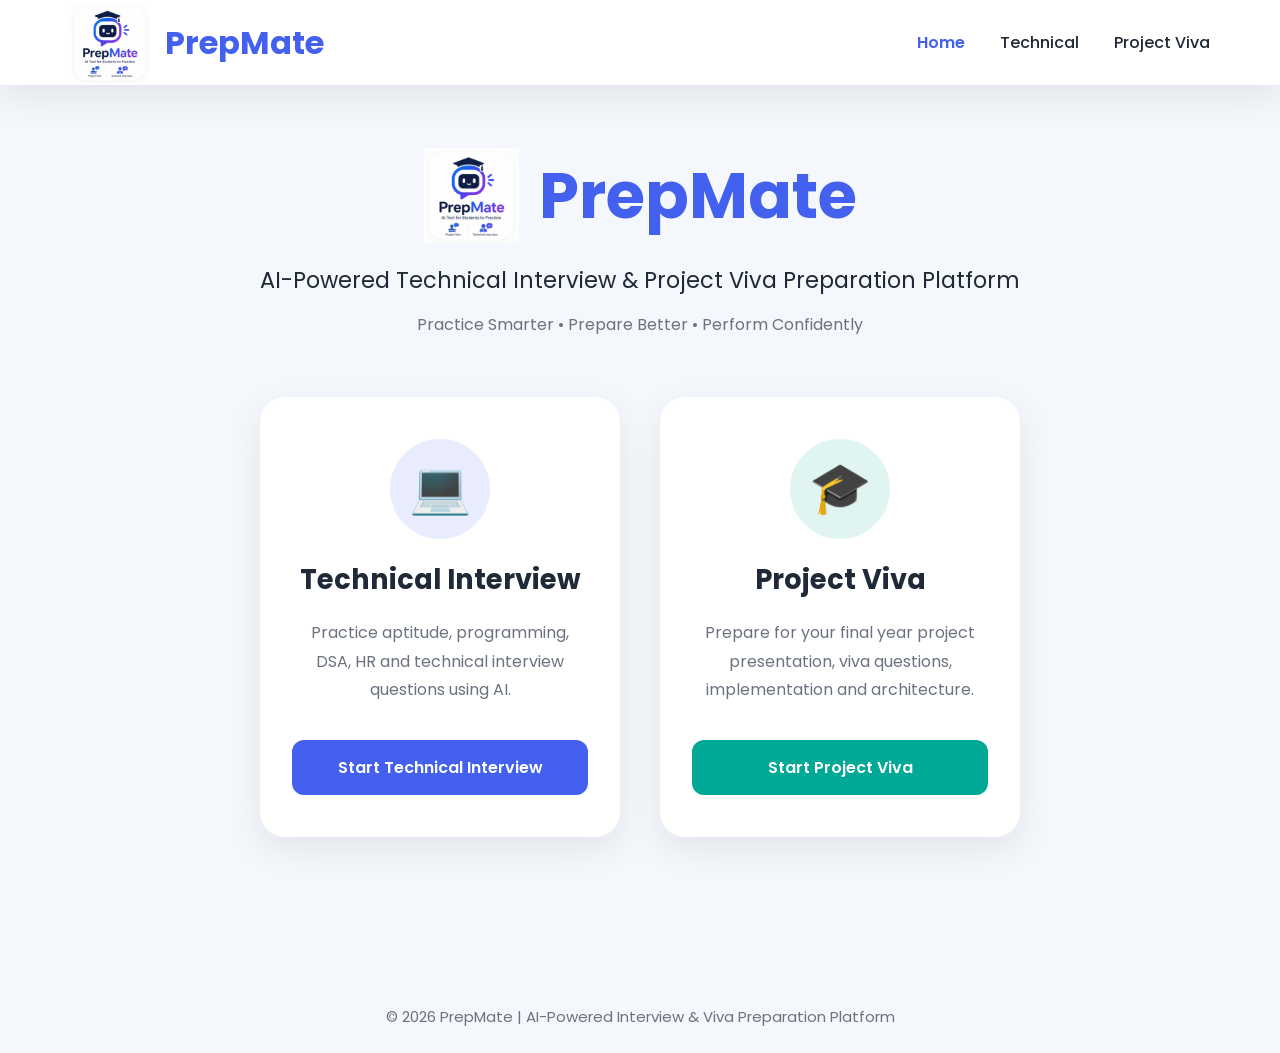
<file: src/index.html>
<!DOCTYPE html>
<html lang="en">

<head>

    <meta charset="UTF-8">

    <meta name="viewport"
          content="width=device-width, initial-scale=1.0">

    <title>PrepMate | AI Interview Preparation</title>

    <!-- Google Font -->

    <link rel="preconnect"
          href="https://fonts.googleapis.com">

    <link rel="preconnect"
          href="https://fonts.gstatic.com"
          crossorigin>

    <link href="https://fonts.googleapis.com/css2?family=Poppins:wght@300;400;500;600;700&display=swap"
          rel="stylesheet">


    <!-- CSS -->

    <link rel="stylesheet" href="css/home.css">


</head>

<body>



    <!-- ===========================================
                    NAVIGATION BAR
    ============================================ -->

    <header class="navbar">

        <div class="brand">

            <img src="images/Prepmate_logo.png"
                 alt="PrepMate Logo"
                 class="logo">

            <h1>

                PrepMate

            </h1>

        </div>



        <nav>

            <ul>

                <li>

                    <a href="index.html"
                       class="active">

                        Home

                    </a>

                </li>

                <li>

                    <a href="technical.html">

                        Technical

                    </a>

                </li>

                <li>

                    <a href="viva.html">

                        Project Viva

                    </a>

                </li>

            </ul>

        </nav>

    </header>



    <!-- ===========================================
                    HERO SECTION
    ============================================ -->

    <main class="hero">

        <section class="hero-content">



            <!-- Logo + Name -->

            <div class="title-row">

                <img src="images/Prepmate_logo.png"
                     alt="PrepMate Logo"
                     class="hero-logo">

                <h2>

                    PrepMate

                </h2>

            </div>



            <!-- Description -->

            <p class="description">

                AI-Powered Technical Interview &
                Project Viva Preparation Platform

            </p>



            <p class="tagline">

                Practice Smarter • Prepare Better • Perform Confidently

            </p>
         <!-- ===========================================
                    MODE SELECTION CARDS
            ============================================ -->

            <section class="mode-selection">

                <!-- Technical Card -->

                <div class="mode-card technical-card">

                    <div class="mode-icon">

                        💻

                    </div>

                    <h3>

                        Technical Interview

                    </h3>

                    <p>

                        Practice aptitude, programming,
                        DSA, HR and technical interview
                        questions using AI.

                    </p>

                    <a href="technical.html"
                       class="mode-btn technical-btn">

                        Start Technical Interview

                    </a>

                </div>



                <!-- Project Viva Card -->

                <div class="mode-card viva-card">

                    <div class="mode-icon">

                        🎓

                    </div>

                    <h3>

                        Project Viva

                    </h3>

                    <p>

                        Prepare for your final year project
                        presentation, viva questions,
                        implementation and architecture.

                    </p>

                    <a href="viva.html"
                       class="mode-btn viva-btn">

                        Start Project Viva

                    </a>

                </div>

            </section>

        </section>

    </main>



    <!-- ===========================================
                    FOOTER
    ============================================ -->

    <footer>

        <p>

            © 2026 PrepMate |
            AI-Powered Interview & Viva Preparation Platform

        </p>

    </footer>



    <!-- ===========================================
                    JAVASCRIPT
    ============================================ -->

    <script src="js/config.js"></script>

    <script src="js/ui.js"></script>

    <script src="js/app.js"></script>

</body>

</html>
</file>
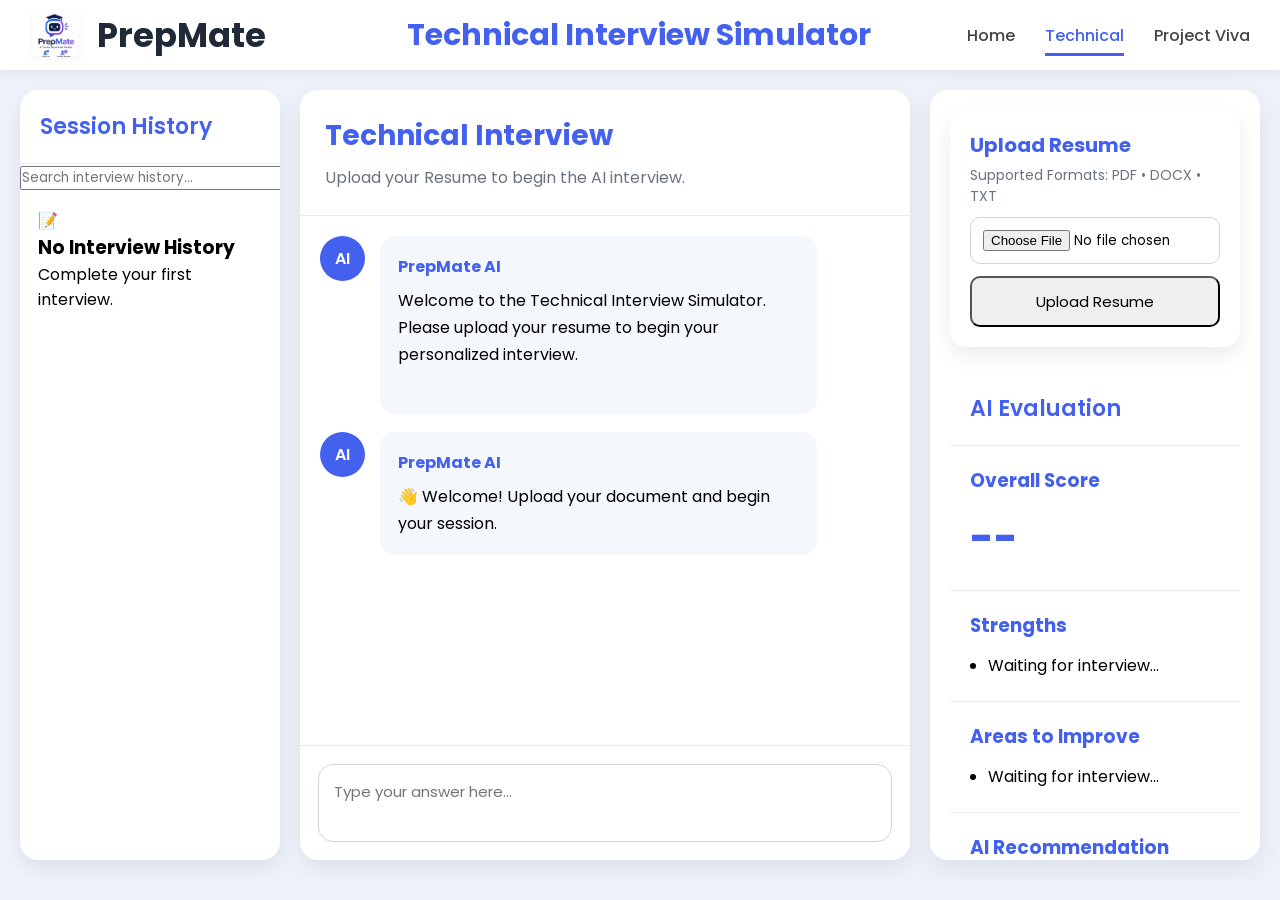
<file: src/technical.html>
<!DOCTYPE html>
<html lang="en">

<head>

    <meta charset="UTF-8">

    <meta name="viewport"
          content="width=device-width, initial-scale=1.0">

    <title>PrepMate | Technical Interview</title>

    <!-- Google Font -->

    <link rel="preconnect"
          href="https://fonts.googleapis.com">

    <link rel="preconnect"
          href="https://fonts.gstatic.com"
          crossorigin>

    <link href="https://fonts.googleapis.com/css2?family=Poppins:wght@300;400;500;600;700&display=swap"
          rel="stylesheet">

    <!-- CSS -->

   <link rel="stylesheet" href="css/technical.css">
  
</head>

<body class="technical-page">

<!-- ======================================================
                        NAVIGATION BAR
======================================================= -->

<header class="dashboard-navbar">

    <div class="brand">

        <img src="images/Prepmate_logo.png"
             alt="PrepMate Logo"
             class="logo"
             width="80"
             height="80">

        <h1>PrepMate</h1>

    </div>

    <div class="page-title">

        <span>Technical Interview Simulator</span>

    </div>

    <nav>

        <ul>

            <li>

                <a href="index.html">

                    Home

                </a>

            </li>

            <li>

                <a class="active"
                   href="technical.html">

                    Technical

                </a>

            </li>

            <li>

                <a href="viva.html">

                    Project Viva

                </a>

            </li>

        </ul>

    </nav>

</header>



<!-- ======================================================
                    MAIN DASHBOARD
======================================================= -->

<main class="technical-dashboard">



<!-- ======================================================
                    SESSION HISTORY SIDEBAR
======================================================= -->

<aside id="historyPanel">

    <!-- Sidebar Heading -->

    <div class="panel-heading">

        <h2>Session History</h2>

    </div>

    <!-- Search (Optional) -->

    <div class="history-search">

        <input
            type="text"
            id="historySearch"
            placeholder="Search interview history...">

    </div>

    <!-- History List -->

    <div id="historyContainer">


        <div class="empty-history">

            <div class="history-icon">📝</div>

            <h3>No Interview History</h3>

            <p>

                Complete your first technical interview.
                Your interview sessions will appear here.

            </p>

        </div>

    </div>

</aside>

<section id="chatWorkspace">

    <div class="workspace-header">

        <h2>

            Technical Interview

        </h2>

        <p>

            Upload your Resume to begin the AI interview.

        </p>

    </div>



   
        <!-- ======================================================
                    CHAT CONTAINER
    ======================================================= -->

    <section id="chatContainer">

        <!-- Initial AI Welcome Message -->

        <div class="message ai-message">

            <div class="avatar">

                AI

            </div>

            <div class="message-content">

                <h4>PrepMate AI</h4>

                <p>Welcome to the Technical Interview Simulator.
Please upload your resume to begin your personalized interview.
                </p>

            </div>

        </div>



        <!-- ==================================================

            Dynamic chat messages will appear here.

        =================================================== -->

        <div id="chatMessages">

            <!--

            JavaScript Example

            <div class="message user-message"></div>

            <div class="message ai-message"></div>

            -->

        </div>

    </section>



    <!-- ======================================================
                    AI TYPING INDICATOR
    ======================================================= -->

    <div id="typingIndicator" class="hidden">

        <span></span>

        <span></span>

        <span></span>

    </div>



    <!-- ======================================================
                    CHAT INPUT
    ======================================================= -->

    <section id="inputSection">

        <textarea

            id="messageInput"

            rows="2"

            placeholder="Type your answer here..."></textarea>

        <!--

            JavaScript will display this button
            only when user types something.

        -->

        <button id="sendButton">

            Send

        </button>

    </section>

</section>



<!-- ======================================================
                    RIGHT PANEL
======================================================= -->

<aside id="evaluationPanel">

     <!-- Upload Card -->

    <section id="uploadCard">

    <h3>Upload Resume</h3>

    <p>Supported Formats: PDF • DOCX • TXT</p>

    <div class="upload-actions">

        <input
            type="file"
            id="resumeUpload"
            accept=".pdf,.docx,.txt">

        <button id="uploadButton">

            Upload Resume

        </button>

    </div>

</section>

    <div class="panel-heading">

        <h2>

            AI Evaluation

        </h2>

    </div>



    <!-- Overall Score -->

    <div class="evaluation-card">

        <h3>

            Overall Score

        </h3>

        <div id="overallScore">

            --

        </div>

    </div>



    <!-- Strengths -->

    <div class="evaluation-card">

        <h3>

            Strengths

        </h3>

        <ul id="strengthList">

            <li>

                Waiting for interview...

            </li>

        </ul>

    </div>



    <!-- Areas for Improvement -->

    <div class="evaluation-card">

        <h3>

            Areas to Improve

        </h3>

        <ul id="improvementList">

            <li>

                Waiting for interview...

            </li>

        </ul>

    </div>



    <!-- AI Recommendation -->

    <div class="evaluation-card">

        <h3>

            AI Recommendation

        </h3>

        <p id="recommendation">

            Complete your interview to receive personalized recommendations.

        </p>

    </div>

</aside>

</main>



<script src="js/config.js"></script>
<script src="js/api.js"></script>
<script src="js/ui.js"></script>
<script src="js/chat.js"></script>
<script src="js/upload.js"></script>
<script src="js/app.js"></script>

</body>

</html>
</file>
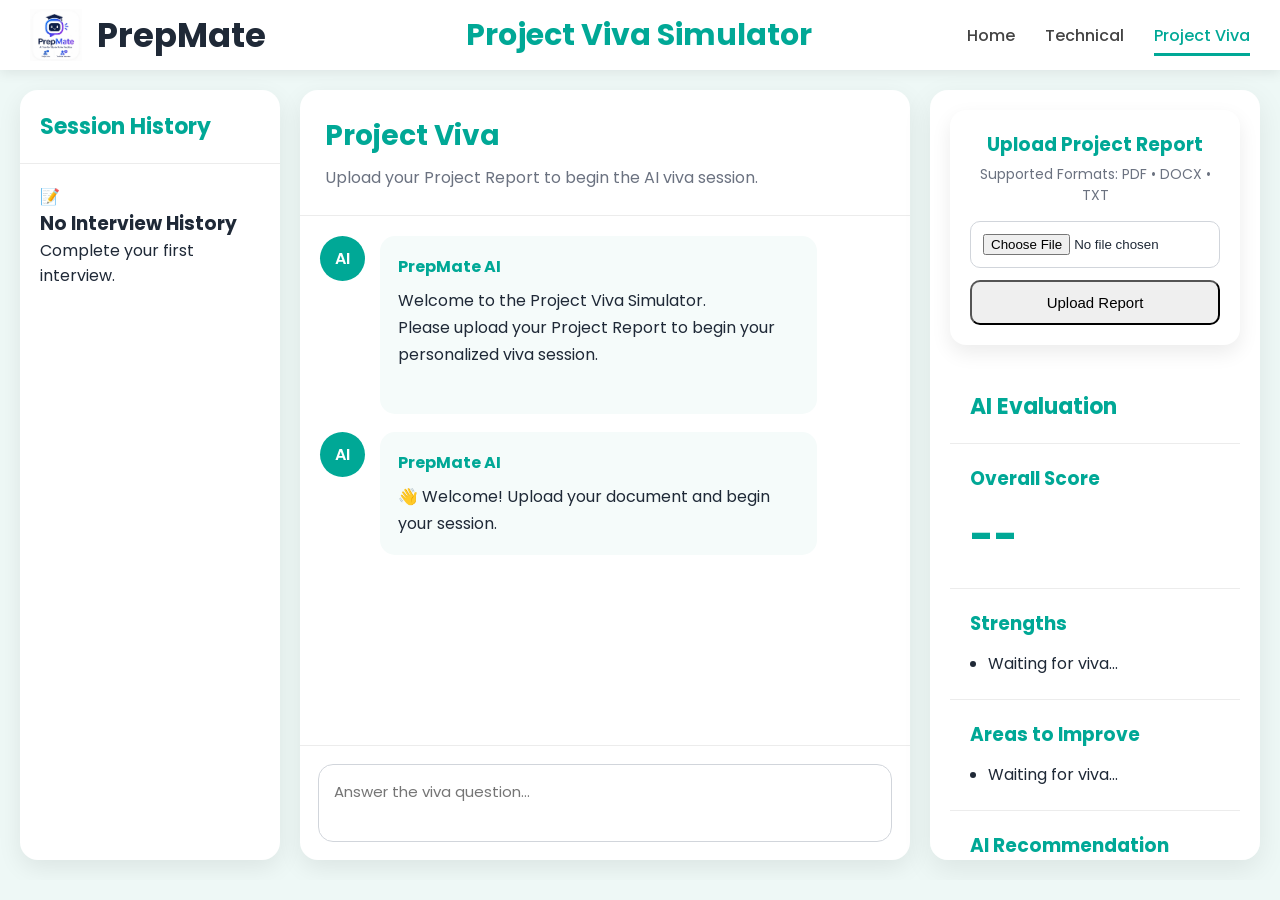
<file: src/viva.html>
<!DOCTYPE html>
<html lang="en">

<head>

    <meta charset="UTF-8">

    <meta name="viewport"
          content="width=device-width, initial-scale=1.0">

    <title>PrepMate | Project Viva</title>

    <!-- Google Font -->

    <link rel="preconnect"
          href="https://fonts.googleapis.com">

    <link rel="preconnect"
          href="https://fonts.gstatic.com"
          crossorigin>

    <link href="https://fonts.googleapis.com/css2?family=Poppins:wght@300;400;500;600;700&display=swap"
          rel="stylesheet">

    <!-- CSS -->

    <link rel="stylesheet"
          href="css/viva.css">

    <link rel="stylesheet">

</head>

<body class="viva-page">

<!-- ======================================================
                    NAVIGATION BAR
======================================================= -->

<header class="dashboard-navbar">

    <div class="brand">

        <img src="images/Prepmate_logo.png"
             alt="PrepMate Logo"
             class="logo">

        <h1>PrepMate</h1>

    </div>

    <div class="page-title">

        <span>Project Viva Simulator</span>

    </div>

    <nav>

        <ul>

            <li>

                <a href="index.html">

                    Home

                </a>

            </li>

            <li>

                <a href="technical.html">

                    Technical

                </a>

            </li>

            <li>

                <a class="active"
                   href="viva.html">

                    Project Viva

                </a>

            </li>

        </ul>

    </nav>

</header>



<!-- ======================================================
                    MAIN DASHBOARD
======================================================= -->

<main class="viva-dashboard">


<aside id="historyPanel">

    <div class="panel-heading">

        <h2>

            Session History

        </h2>

    </div>

    <div id="historyContainer">

    <!--
        Viva history cards will be rendered here dynamically by JavaScript.
    -->

</div>

</aside>


<section id="chatWorkspace">

    <div class="workspace-header">

        <h2>

            Project Viva

        </h2>

        <p>

            Upload your Project Report to begin the AI viva session.

        </p>

    </div>



   
        <!-- ======================================================
                    CHAT CONTAINER
    ======================================================= -->

    <section id="chatContainer">

        <!-- Initial AI Welcome Message -->

        <div class="message ai-message">

            <div class="avatar">

                AI

            </div>

            <div class="message-content">

                <h4>PrepMate AI</h4>

                <p>Welcome to the Project Viva Simulator.
Please upload your Project Report to begin your personalized viva session.
                </p>

            </div>

        </div>



        <!-- ==================================================

            Dynamic chat messages will appear here.

        =================================================== -->

        <div id="chatMessages">

            <!--

                JavaScript will dynamically insert

                <div class="message user-message"></div>

                <div class="message ai-message"></div>

            -->

        </div>

    </section>



    <!-- ======================================================
                    AI TYPING INDICATOR
    ======================================================= -->

    <div id="typingIndicator" class="hidden">

        <span></span>

        <span></span>

        <span></span>

    </div>



    <!-- ======================================================
                    CHAT INPUT
    ======================================================= -->

    <section id="inputSection">

        <textarea

            id="messageInput"

            rows="2"

            placeholder="Answer the viva question..."></textarea>



        <!--

            Hidden until user types.

        -->

        <button id="sendButton">

            Send

        </button>

    </section>

</section>



<!-- ======================================================
                    RIGHT PANEL
======================================================= -->

<aside id="evaluationPanel">

     <!-- Upload Card -->

    <section id="uploadCard">

        <h3>

            Upload Project Report

        </h3>

        <p>

            Supported Formats: PDF • DOCX • TXT

        </p>

        <div class="upload-actions">

            <input
                type="file"
                id="reportUpload"
                accept=".pdf,.docx,.txt">

            <button id="uploadButton">

                Upload Report

            </button>

        </div>

    </section>

    <div class="panel-heading">

        <h2>

            AI Evaluation

        </h2>

    </div>



    <!-- Overall Score -->

    <div class="evaluation-card">

        <h3>

            Overall Score

        </h3>

        <div id="overallScore">

            --

        </div>

    </div>



    <!-- Strengths -->

    <div class="evaluation-card">

        <h3>

            Strengths

        </h3>

        <ul id="strengthList">

            <li>

                Waiting for viva...

            </li>

        </ul>

    </div>



    <!-- Improvements -->

    <div class="evaluation-card">

        <h3>

            Areas to Improve

        </h3>

        <ul id="improvementList">

            <li>

                Waiting for viva...

            </li>

        </ul>

    </div>



    <!-- Recommendation -->

    <div class="evaluation-card">

        <h3>

            AI Recommendation

        </h3>

        <p id="recommendation">

            Complete your viva session to receive AI recommendations.

        </p>

    </div>

</aside>

</main>



<!-- ======================================================

                    JAVASCRIPT

======================================================= -->

<script src="js/config.js"></script>
<script src="js/api.js"></script>
<script src="js/ui.js"></script>
<script src="js/chat.js"></script>
<script src="js/upload.js"></script>
<script src="js/app.js"></script>
</body>

</html>
</file>
<file: src/css/home.css>
/*============================================================

                    PREPMATE
            AI Interview Preparation Platform

    File : style.css

=============================================================*/


/*==============================
        GOOGLE FONT RESET
==============================*/

*{
    margin:0;
    padding:0;
    box-sizing:border-box;
}

html{
    scroll-behavior:smooth;
}

body{

    font-family:'Poppins',sans-serif;

    background:#F4F7FC;

    color:#1F2937;

    overflow-x:hidden;

}



/*==============================
        COLOR VARIABLES
==============================*/

:root{

    --technical:#4361EE;

    --viva:#00A896;

    --dark:#1F2937;

    --gray:#6B7280;

    --light:#F4F7FC;

    --white:#FFFFFF;

    --shadow:0 12px 35px rgba(0,0,0,.08);

    --radius:18px;

}



/*==============================
        NAVIGATION BAR
==============================*/

.navbar{

    width:100%;

    height:85px;

    background:white;

    display:flex;

    justify-content:space-between;

    align-items:center;

    padding:0 70px;

    box-shadow:var(--shadow);

    position:sticky;

    top:0;

    z-index:1000;

}



/*==============================
        BRAND
==============================*/

.brand{

    display:flex;

    align-items:center;

    gap:15px;

}



.logo{

    width:80px;

    height:80px;

    object-fit:contain;

}



.brand h1{

    font-size:2rem;

    color:var(--technical);

    font-weight:700;

}



/*==============================
        NAV LINKS
==============================*/

nav ul{

    display:flex;

    gap:35px;

    list-style:none;

}



nav a{

    text-decoration:none;

    color:var(--dark);

    font-size:16px;

    font-weight:500;

    transition:.3s;

}



nav a:hover{

    color:var(--technical);

}



.active{

    color:var(--technical);

    font-weight:600;

}



/*==============================
        HERO SECTION
==============================*/

.hero{

    min-height:calc(100vh - 85px);

    display:flex;

    justify-content:center;

    align-items:center;

    padding:40px;

}



/*==============================
        MAIN CONTENT
==============================*/

.hero-content{

    width:100%;

    max-width:1200px;

    text-align:center;

}



/*==============================
        TITLE ROW
==============================*/

.title-row{

    display:flex;

    justify-content:center;

    align-items:center;

    gap:20px;

    margin-bottom:20px;

}



.hero-logo{

    width:95px;

    height:95px;

    object-fit:contain;

}



.title-row h2{

    font-size:4rem;

    color:var(--technical);

    font-weight:700;

}



/*==============================
        DESCRIPTION
==============================*/

.description{

    font-size:1.4rem;

    color:var(--dark);

    margin-top:10px;

}



.tagline{

    margin-top:15px;

    color:var(--gray);

    font-size:1rem;

    margin-bottom:60px;

}
/*============================================================

                    MODE SELECTION
=============================================================*/

.mode-selection{

    display:flex;

    justify-content:center;

    align-items:stretch;

    gap:40px;

    flex-wrap:wrap;

}



/*============================================================

                    MODE CARD
=============================================================*/

.mode-card{

    background:var(--white);

    width:360px;

    min-height:420px;

    border-radius:25px;

    padding:40px 30px;

    box-shadow:var(--shadow);

    transition:0.35s ease;

    display:flex;

    flex-direction:column;

    align-items:center;

    justify-content:space-between;

    cursor:pointer;

    border:2px solid transparent;

}



.mode-card:hover{

    transform:translateY(-10px);

    box-shadow:0 18px 45px rgba(0,0,0,.15);

}



/*============================================================

                    ICON
=============================================================*/

.mode-icon{

    width:100px;

    height:100px;

    border-radius:50%;

    display:flex;

    justify-content:center;

    align-items:center;

    font-size:50px;

    margin-bottom:20px;

}



/* Technical */

.technical-card .mode-icon{

    background:rgba(67,97,238,.12);

    color:var(--technical);

}



/* Viva */

.viva-card .mode-icon{

    background:rgba(0,168,150,.12);

    color:var(--viva);

}



/*============================================================

                    CARD TITLE
=============================================================*/

.mode-card h3{

    font-size:1.7rem;

    margin-bottom:18px;

    color:var(--dark);

    text-align:center;

}



/*============================================================

                    CARD DESCRIPTION
=============================================================*/

.mode-card p{

    color:var(--gray);

    text-align:center;

    line-height:1.8;

    margin-bottom:35px;

}



/*============================================================

                    BUTTONS
=============================================================*/

.mode-btn{

    width:100%;

    padding:15px;

    border-radius:12px;

    color:white;

    text-decoration:none;

    text-align:center;

    font-weight:600;

    font-size:16px;

    transition:.3s;

}



/* Technical Button */

.technical-btn{

    background:var(--technical);

}



.technical-btn:hover{

    background:#3550d8;

}



/* Viva Button */

.viva-btn{

    background:var(--viva);

}



.viva-btn:hover{

    background:#008d7d;

}



/*============================================================

                CARD BORDER EFFECT
=============================================================*/

.technical-card:hover{

    border-color:var(--technical);

}



.viva-card:hover{

    border-color:var(--viva);

}



/*============================================================

                    FOOTER
=============================================================*/

footer{

    margin-top:80px;

    padding:25px;

    text-align:center;

    color:var(--gray);

    font-size:15px;

}



/*============================================================

                SIMPLE FADE ANIMATION
=============================================================*/

@keyframes fadeUp{

    from{

        opacity:0;

        transform:translateY(40px);

    }

    to{

        opacity:1;

        transform:translateY(0);

    }

}



.hero-content{

    animation:fadeUp 1s ease;

}



/*============================================================

                SELECTION COLOR
=============================================================*/

::selection{

    background:var(--technical);

    color:white;

}



/*============================================================

                CUSTOM SCROLLBAR
=============================================================*/

::-webkit-scrollbar{

    width:10px;

}



::-webkit-scrollbar-track{

    background:#ECECEC;

}



::-webkit-scrollbar-thumb{

    background:var(--technical);

    border-radius:20px;

}



::-webkit-scrollbar-thumb:hover{

    background:#3550d8;

}
</file>
<file: src/css/technical.css>
/*============================================================

                    DASHBOARD LAYOUT
                    technical.html

=============================================================*/
@import url('https://fonts.googleapis.com/css2?family=Poppins:wght@300;400;500;600;700&display=swap');

*{
    margin:0;
    padding:0;
    box-sizing:border-box;
    font-family:'Poppins',sans-serif;
}

/* Dashboard Page */

.technical-page{

    background:#EEF3FB;

    min-height:100vh;

}

.brand{

    display:flex;

    align-items:center;

    gap:15px;

    min-width:260px;

}

.logo{

    width:52px;

    height:52px;

    object-fit:contain;

}

.brand h1{

    margin:0;

    font-size:34px;

    font-weight:700;

    color:#1F2937;

    white-space:nowrap;

}



/*============================================================

                    NAVBAR
=============================================================*/

.dashboard-navbar{

    height:70px;

    display:grid;

    grid-template-columns:280px 1fr auto;

    align-items:center;

    padding:0 30px;

    background:white;

    box-shadow:0 3px 12px rgba(0,0,0,.08);

}



.page-title{

    text-align:center;

}

.page-title span{

    font-size:30px;

    font-weight:700;

    color:#4361EE;

}

.dashboard-navbar nav ul{

    display:flex;

    list-style:none;

    gap:30px;

    margin:0;

    padding:0;

}

.dashboard-navbar nav a{

    text-decoration:none;

    color:#444;

    font-weight:500;

    transition:.3s;

}

.dashboard-navbar nav a:hover{

    color:#4361EE;

}

.dashboard-navbar nav .active{

    color:#4361EE;

    border-bottom:3px solid #4361EE;

    padding-bottom:6px;

}

/*============================================================

                    MAIN GRID
=============================================================*/

.technical-dashboard{

    display:grid;

    grid-template-columns:260px 1fr 330px;

    gap:20px;

    padding:20px;

    height:calc(100vh - 90px);

    overflow:hidden;
}



/*============================================================

                HISTORY PANEL
=============================================================*/

#historyPanel{

    background:white;

    border-radius:18px;

    box-shadow:0 8px 25px rgba(0,0,0,.08);

    overflow:hidden;

    display:flex;

    flex-direction:column;

}


#historyContainer{

    flex:1;

    overflow-y:auto;

    padding:20px;

}
/*============================================================

               SESSION HISTORY CARDS

=============================================================*/

/*============================================================

                SESSION HISTORY SIDEBAR

=============================================================*/

#historyPanel{

    background:#ffffff;

    border-radius:18px;

    box-shadow:0 8px 20px rgba(0,0,0,.08);

    display:flex;

    flex-direction:column;

    height:100%;

    overflow:hidden;

}


.panel-heading{

    padding:20px;

    border-bottom:1px solid #E5E7EB;

}

.panel-heading h2{

    color:#4361EE;

    font-size:24px;

    font-weight:600;

}


#historyContainer{

    flex:1;

    overflow-y:auto;

    padding:18px;

}



/*============================================================

                HISTORY CARD

=============================================================*/

.history-card{

    background:#F8FAFF;

    border:1px solid #E5E7EB;

    border-radius:14px;

    padding:15px;

    margin-bottom:18px;

    transition:.3s;

}


.history-card:hover{

    transform:translateY(-2px);

    box-shadow:0 8px 15px rgba(0,0,0,.08);

}


.history-top{

    display:flex;

    justify-content:space-between;

    align-items:center;

    margin-bottom:10px;

}


.history-top h3{

    font-size:16px;

    color:#4361EE;

}


.history-date{

    color:#6B7280;

    font-size:13px;

    margin-bottom:6px;

}


.history-score{

    color:#1F2937;

    font-size:14px;

    margin-bottom:12px;

}


.history-btn{

    width:100%;

    padding:10px;

    border:none;

    border-radius:10px;

    background:#4361EE;

    color:white;

    cursor:pointer;

    transition:.3s;

}


.history-btn:hover{

    background:#3451DA;

}


.bookmark-btn{

    border:none;

    background:none;

    font-size:20px;

    cursor:pointer;

}



/* Scrollbar */

#historyContainer::-webkit-scrollbar{

    width:7px;

}

#historyContainer::-webkit-scrollbar-thumb{

    background:#4361EE;

    border-radius:20px;

}

/*============================================================

                    CENTER PANEL
=============================================================*/

#chatWorkspace{

    background:white;

    border-radius:18px;

    box-shadow:0 8px 25px rgba(0,0,0,.08);

    display:flex;

    flex-direction:column;

    overflow:hidden;

    height:100%;

}
/*============================================================

                PANEL HEADINGS

=============================================================*/

.panel-heading{

    padding:20px;

    border-bottom:1px solid #ECECEC;

}

.panel-heading h2{

    color:#4361EE;

    font-size:22px;

}



/*============================================================

                CHAT HEADER

=============================================================*/

.workspace-header{

    padding:25px;

    border-bottom:1px solid #ECECEC;

}

.workspace-header h2{

    font-size:28px;

    color:#4361EE;

    margin-bottom:8px;

}

.workspace-header p{

    color:#6B7280;

}



/*============================================================

                UPLOAD CARD

=============================================================*/

.upload-actions{

    display:flex;

    flex-direction:column;

    gap:12px;
}

#uploadCard{

    margin-bottom:25px;

    padding:20px;

    background:#ffffff;

    border-radius:16px;

    box-shadow:0 8px 20px rgba(0,0,0,.08);
}

#uploadCard:hover{

    background:#EEF4FF;

}

#uploadCard h3{

    color:#4361EE;

    font-size:20px;

    margin-bottom:5px;

}

#uploadCard p{

    color:#6B7280;

    font-size:14px;

    margin-bottom:10px;

}

#resumeUpload{

    width:100%;

    padding:12px;

    border-radius:10px;

    border:1px solid #D1D5DB;

    background:white;
    flex:1;

}

#uploadButton{

    width:100%;

    padding:12px;

    border-radius:10px;

    font-size:15px;
}

#uploadButton:hover{

    background:#3451DA;

}



/*============================================================

                CHAT AREA

=============================================================*/

#chatContainer{

    flex:1;

    overflow-y:auto;

    padding:20px;

    padding-right:8px;

    display:flex;

    flex-direction:column;

    gap:18px;

}



/*============================================================

                MESSAGE

=============================================================*/

.message{

    display:flex;

    gap:15px;

    align-items:flex-start;

}



/*============================================================

                AVATAR

=============================================================*/

.avatar{

    width:45px;

    height:45px;

    border-radius:50%;

    background:#4361EE;

    color:white;

    display:flex;

    justify-content:center;

    align-items:center;

    font-weight:600;

    flex-shrink:0;

}



/*============================================================

                MESSAGE BOX

=============================================================*/

.message-content{

    background:#F4F7FC;

    padding:18px;

    border-radius:15px;

    max-width:75%;

}

.message-content h4{

    color:#4361EE;

    margin-bottom:8px;

}

.message-content p{

    line-height:1.7;

    white-space: pre-wrap;

}



/*============================================================

                USER MESSAGE

=============================================================*/

.user-message{

    justify-content:flex-end;

}

.user-message .message-content{

    background:#4361EE;

    color:white;

}

.user-message .message-content h4{

    color:white;

}



/*============================================================

                INPUT SECTION

=============================================================*/

#inputSection{

    border-top:1px solid #ECECEC;

    padding:18px;

    display:flex;

    gap:15px;

    align-items:flex-end;

}



/*============================================================

                TEXTAREA

=============================================================*/

#messageInput{

    flex:1;

    resize:none;

    border:1px solid #D1D5DB;

    border-radius:15px;

    padding:15px;

    font-family:'Poppins',sans-serif;

    font-size:15px;

    outline:none;

    min-height:60px;

}

#messageInput:focus{

    border-color:#4361EE;

}



/*============================================================

                SEND BUTTON

=============================================================*/

#sendButton{

    background:#4361EE;

    color:white;

    border:none;

    padding:15px 28px;

    border-radius:12px;

    cursor:pointer;

    font-weight:600;

    transition:.3s;

    display:none;

}

#sendButton:hover{

    background:#3451DA;

}



/*============================================================

                TYPING INDICATOR

=============================================================*/

#typingIndicator{

    display:flex;

    gap:6px;

    padding:0 25px 15px;

}

#typingIndicator.hidden{

    display:none;

}

#typingIndicator span{

    width:8px;

    height:8px;

    background:#4361EE;

    border-radius:50%;

    animation:typing 1s infinite;

}

#typingIndicator span:nth-child(2){

    animation-delay:.2s;

}

#typingIndicator span:nth-child(3){

    animation-delay:.4s;

}

@keyframes typing{

    0%,100%{

        transform:translateY(0);

    }

    50%{

        transform:translateY(-6px);

    }

}



/*============================================================

                EVALUATION PANEL

=============================================================*/

#evaluationPanel{

    background:#fff;

    border-radius:18px;

    padding:20px;

    overflow-y:auto;

    max-height:calc(100vh - 130px);

    box-shadow:0 10px 30px rgba(0,0,0,.08);
}

.evaluation-card{

    padding:20px;

    border-bottom:1px solid #ECECEC;

}

.evaluation-card h3{

    color:#4361EE;

    margin-bottom:12px;

}

#overallScore{

    font-size:42px;

    font-weight:700;

    color:#4361EE;

}

.evaluation-card ul{

    padding-left:18px;

    line-height:1.8;

}

.evaluation-card p{

    line-height:1.8;

    color:#4B5563;

}



/*============================================================

                SCROLLBAR

=============================================================*/

#chatContainer::-webkit-scrollbar,
#historyContainer::-webkit-scrollbar{

    width:8px;

}

#chatContainer::-webkit-scrollbar-thumb,
#historyContainer::-webkit-scrollbar-thumb{

    background:#4361EE;

    border-radius:20px;

}
</file>
<file: src/css/viva.css>
/*============================================================

                    PREPMATE
            Project Viva Simulator

    File : viva.css

=============================================================*/


/*==============================
        RESET
==============================*/

*{
    margin:0;
    padding:0;
    box-sizing:border-box;
}

html{
    scroll-behavior:smooth;
}

body{
    font-family:'Poppins',sans-serif;
    background:#EEF8F6;
    color:#1F2937;
    overflow:hidden;
}



/*==============================
        COLORS
==============================*/

:root{

    --primary:#00A896;

    --primary-dark:#00897B;

    --light:#F4FBFA;

    --gray:#6B7280;

    --dark:#1F2937;

    --white:#FFFFFF;

    --shadow:0 8px 25px rgba(0,0,0,.08);

}



/*============================================================

                    PAGE

=============================================================*/

.viva-page{

    min-height:100vh;

}



/*============================================================

                    NAVBAR

=============================================================*/

.dashboard-navbar{

    height:70px;

    display:grid;

    grid-template-columns:280px 1fr auto;

    align-items:center;

    padding:0 30px;

    background:white;

    box-shadow:0 3px 12px rgba(0,0,0,.08);

}



/*============================================================

                    BRAND

=============================================================*/

.brand{

    display:flex;

    align-items:center;

    gap:15px;

    min-width:260px;

}

.logo{

    width:52px;

    height:52px;

    object-fit:contain;

}

.brand h1{

    font-size:34px;

    font-weight:700;

    color:#1F2937;

    white-space:nowrap;

}



/*============================================================

                    PAGE TITLE

=============================================================*/

.page-title{

    text-align:center;

}

.page-title span{

    font-size:30px;

    font-weight:700;

    color:var(--primary);

}



/*============================================================

                    NAVIGATION

=============================================================*/

.dashboard-navbar nav ul{

    display:flex;

    gap:30px;

    list-style:none;

    margin:0;

    padding:0;

}

.dashboard-navbar nav a{

    text-decoration:none;

    color:#444;

    font-weight:500;

    transition:.3s;

}

.dashboard-navbar nav a:hover{

    color:var(--primary);

}

.dashboard-navbar nav .active{

    color:var(--primary);

    border-bottom:3px solid var(--primary);

    padding-bottom:6px;

}



/*============================================================

                    DASHBOARD

=============================================================*/

.viva-dashboard{

   display:grid;

    grid-template-columns:260px 1fr 330px;

    gap:20px;

    padding:20px;

    height:calc(100vh - 90px);

    overflow:hidden;
}



/*============================================================

                HISTORY PANEL

=============================================================*/

#historyPanel{

    background:white;

    border-radius:18px;

    box-shadow:var(--shadow);

    overflow:hidden;

    display:flex;

    flex-direction:column;

}

#historyContainer{

    flex:1;

    overflow-y:auto;

    padding:20px;

}
/*============================================================

                 VIVA HISTORY CARDS

=============================================================*/

.history-card{

    background:var(--light);

    border:1px solid #DDEFEA;

    border-radius:14px;

    padding:16px;

    margin-bottom:18px;

    transition:.3s;

}

.history-card:hover{

    background:#EAFBF8;

    transform:translateY(-2px);

    box-shadow:0 8px 20px rgba(0,0,0,.08);

}

.history-top{

    display:flex;

    justify-content:space-between;

    align-items:center;

    margin-bottom:12px;

}

.history-top h3{

    font-size:17px;

    color:var(--primary);

    font-weight:600;

}

.history-date{

    font-size:13px;

    color:var(--gray);

    margin-bottom:8px;

}

.history-topic{

    font-size:14px;

    color:var(--dark);

    margin-bottom:8px;

    line-height:1.5;

}

.history-score{

    font-size:14px;

    font-weight:600;

    color:var(--primary-dark);

    margin-bottom:15px;

}

.history-btn{

    width:100%;

    padding:10px;

    background:var(--primary);

    color:var(--white);

    border:none;

    border-radius:8px;

    font-size:14px;

    font-weight:500;

    cursor:pointer;

    transition:.3s;

}

.history-btn:hover{

    background:var(--primary-dark);

}

.bookmark-btn{

    background:none;

    border:none;

    font-size:20px;

    cursor:pointer;

    transition:.3s;

}

.bookmark-btn:hover{

    transform:scale(1.2);

}



/*============================================================

                CHAT WORKSPACE

=============================================================*/

#chatWorkspace{

    background:white;

    border-radius:18px;

    box-shadow:var(--shadow);

    display:flex;

    flex-direction:column;

    overflow:hidden;

    height:100%;

}

/*============================================================

                PANEL HEADINGS

=============================================================*/

.panel-heading{

    padding:20px;

    border-bottom:1px solid #ECECEC;

}

.panel-heading h2{

    color:var(--primary);

    font-size:22px;

}



/*============================================================

                CHAT HEADER

=============================================================*/

.workspace-header{

    padding:25px;

    border-bottom:1px solid #ECECEC;

}

.workspace-header h2{

    font-size:28px;

    color:var(--primary);

    margin-bottom:8px;

}

.workspace-header p{

    color:var(--gray);

}



/*============================================================

                UPLOAD CARD

=============================================================*/

#uploadCard{

    margin-bottom:25px;

    padding:20px;

    background:#ffffff;

    border-radius:16px;

    box-shadow:0 8px 20px rgba(0,0,0,.08);
}

#uploadCard:hover{

    background:#EAFBF8;

}

#uploadCard h3{

    color:var(--primary);

    text-align:center;

    margin-bottom:5px;

}

#uploadCard p{

    text-align:center;

    color:var(--gray);

    margin-bottom:15px;

    font-size:14px;

}



/*============================================================

                UPLOAD ACTIONS

=============================================================*/

.upload-actions{

    display:flex;

    flex-direction:column;

    gap:12px;
}

#reportUpload{

    flex:1;

    padding:12px;

    border:1px solid #D1D5DB;

    border-radius:10px;

    background:white;

}

#uploadButton{

    width:100%;

    padding:12px;

    border-radius:10px;

    font-size:15px;
}

#uploadButton:hover{

    background:var(--primary-dark);

}



/*============================================================

                CHAT AREA

=============================================================*/

#chatContainer{

    flex:1;

    overflow-y:auto;

    padding:20px;

    padding-right:8px;

    display:flex;

    flex-direction:column;

    gap:18px;

}



/*============================================================

                MESSAGE

=============================================================*/

.message{

    display:flex;

    gap:15px;

    align-items:flex-start;

}



/*============================================================

                AVATAR

=============================================================*/

.avatar{

    width:45px;

    height:45px;

    border-radius:50%;

    background:var(--primary);

    color:white;

    display:flex;

    justify-content:center;

    align-items:center;

    font-weight:600;

    flex-shrink:0;

}



/*============================================================

                MESSAGE BOX

=============================================================*/

.message-content{

    background:#F5FBFA;

    padding:18px;

    border-radius:15px;

    max-width:75%;

}

.message-content h4{

    color:var(--primary);

    margin-bottom:8px;

}

.message-content p{

    line-height:1.7;

    white-space: pre-wrap;

}



/*============================================================

                USER MESSAGE

=============================================================*/

.user-message{

    justify-content:flex-end;

}

.user-message .message-content{

    background:var(--primary);

    color:white;

}

.user-message .message-content h4{

    color:white;

}



/*============================================================

                INPUT SECTION

=============================================================*/

#inputSection{

    border-top:1px solid #ECECEC;

    padding:18px;

    display:flex;

    gap:15px;

    align-items:flex-end;

}



/*============================================================

                TEXTAREA

=============================================================*/

#messageInput{

    flex:1;

    resize:none;

    border:1px solid #D1D5DB;

    border-radius:15px;

    padding:15px;

    font-family:'Poppins',sans-serif;

    font-size:15px;

    outline:none;

    min-height:60px;

}

#messageInput:focus{

    border-color:var(--primary);

}



/*============================================================

                SEND BUTTON

=============================================================*/

#sendButton{

    display:none;

    background:var(--primary);

    color:white;

    border:none;

    padding:15px 28px;

    border-radius:12px;

    cursor:pointer;

    font-weight:600;

    transition:.3s;

}

#sendButton:hover{

    background:var(--primary-dark);

}



/*============================================================

                TYPING INDICATOR

=============================================================*/

#typingIndicator{

    display:flex;

    gap:6px;

    padding:0 25px 15px;

}

#typingIndicator.hidden{

    display:none;

}

#typingIndicator span{

    width:8px;

    height:8px;

    background:var(--primary);

    border-radius:50%;

    animation:typing 1s infinite;

}

#typingIndicator span:nth-child(2){

    animation-delay:.2s;

}

#typingIndicator span:nth-child(3){

    animation-delay:.4s;

}

@keyframes typing{

    0%,100%{

        transform:translateY(0);

    }

    50%{

        transform:translateY(-6px);

    }

}



/*============================================================

                EVALUATION PANEL

=============================================================*/

#evaluationPanel{

    background:#fff;

    border-radius:18px;

    padding:20px;

    overflow-y:auto;

    max-height:calc(100vh - 130px);

    box-shadow:0 10px 30px rgba(0,0,0,.08);
}

.evaluation-card{

    padding:20px;

    border-bottom:1px solid #ECECEC;

}

.evaluation-card h3{

    color:var(--primary);

    margin-bottom:12px;

}

#overallScore{

    font-size:42px;

    font-weight:700;

    color:var(--primary);

}

.evaluation-card ul{

    padding-left:18px;

    line-height:1.8;

}

.evaluation-card p{

    line-height:1.8;

    color:#4B5563;

}



/*============================================================

                SCROLLBAR

=============================================================*/

#chatContainer::-webkit-scrollbar,
#historyContainer::-webkit-scrollbar{

    width:8px;

}

#chatContainer::-webkit-scrollbar-thumb,
#historyContainer::-webkit-scrollbar-thumb{

    background:var(--primary);

    border-radius:20px;

}
</file>
